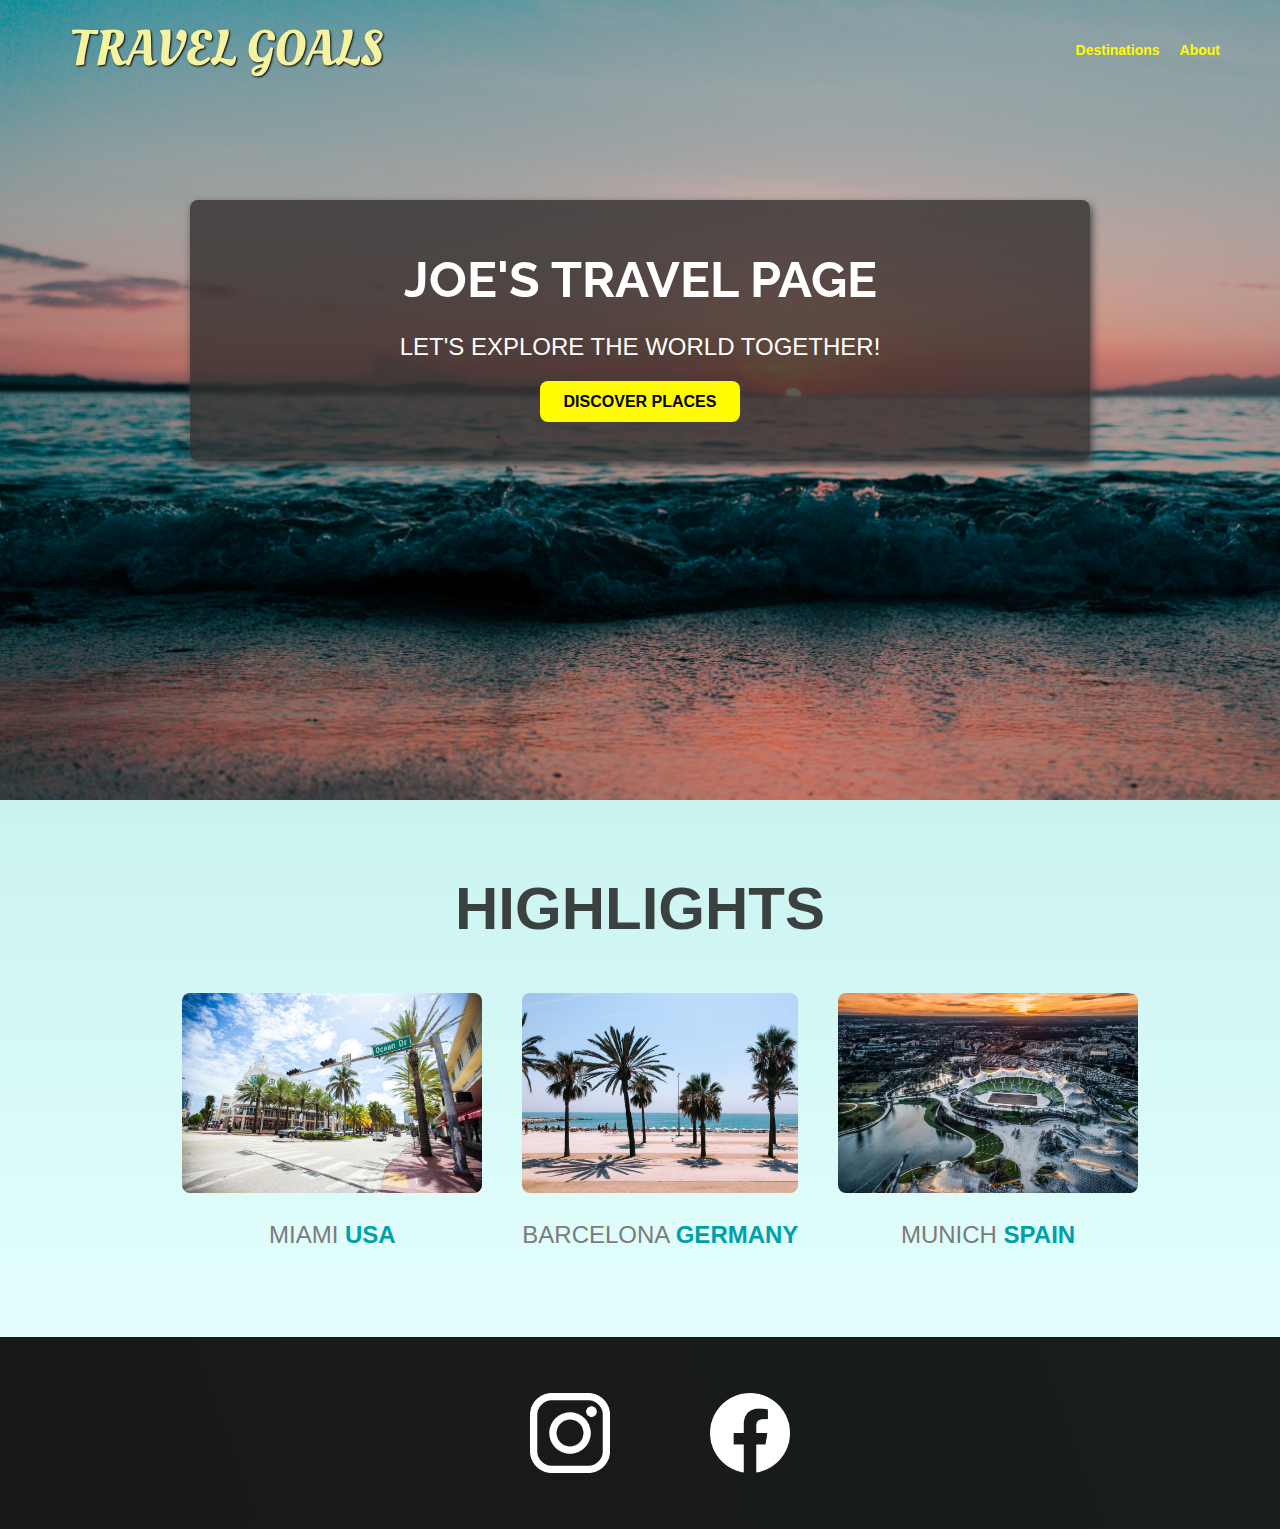
<file: index.html>
<!DOCTYPE html>
<html lang="en">
<head>
    <meta charset="UTF-8">
    <meta http-equiv="X-UA-Compatible" content="IE=edge">
    <meta name="viewport" content="width=device-width, initial-scale=1.0">
    <link rel="shortcut icon" href="assets/img/icons/favicon.ico" type="image/x-icon">
    <link href="https://fonts.googleapis.com/css2?family=Oleo+Script:wght@400;700&family=Oswald:wght@700&family=Plus+Jakarta+Sans:ital,wght@0,200;0,300;0,400;0,500;0,600;0,700;0,800;1,200;1,300;1,400;1,500;1,600;1,700;1,800&family=Poppins:wght@700&family=Raleway:wght@300;700&family=Roboto+Condensed:wght@400;700&display=swap" rel="stylesheet">
    <link rel="stylesheet" href="assets/css/style.css">
    <link rel="stylesheet" href="assets/css/shared.css">
    <title>Travel Goals</title>
</head>
<body>
    <header>
        <div id="main-logo">
            <a href="index.html">Travel Goals</a>
        </div>
        <nav>
            <ul>
                <li>
                    <a href="places.html" target="_blank">Destinations</a>
                </li>
                <li>
                    <a href="#">About</a>
                </li>
            </ul>
        </nav>
    </header>

    <main>
        <section class="hero">
            <div class="hero-content">
                <h1>Joe's Travel Page</h1>
                <p>Let's Explore The World Together!</p>
                <a href="/places.html">Discover Places</a>
            </div>
        </section>
        <section class="highlights">
            <div id="highlights-h2">
                <h2>Highlights</h2>
            </div>
            <div>
                <ul id="destinations">
                    <li class="destination">
                        <img src="assets/img/places/miami.jpg" alt="destination" target="_blank">
                        <p>Miami <strong>USA</strong></p>
                    </li>
                    <li class="destination">
                        <img src="assets/img/places/barcelona.jpg" alt="destination" target="_blank">
                        <p>Barcelona <strong>Germany</strong></p>
                    </li>
                    <li class="destination">
                        <img src="assets/img/places/munich.jpg" alt="destination" target="_blank">
                        <p>Munich <strong>Spain</strong></p>
                    </li>
                </ul>
            </div>
        </section>
    </main>

    <footer>
        <ul>
            <li>
                <a href="https://www.instagram.com/">
                    <img src="assets/img/icons/insta.png" alt="instagram.png" target="_blank">
                </a>
            </li>
            <li>
                <a href="https://www.facebook.com/">
                    <img src="assets/img/icons/facebook.png" alt="facebook.png" target="_blank">
                </a>
            </li>
        </ul>
    </footer>
</body>
</html>
</file>
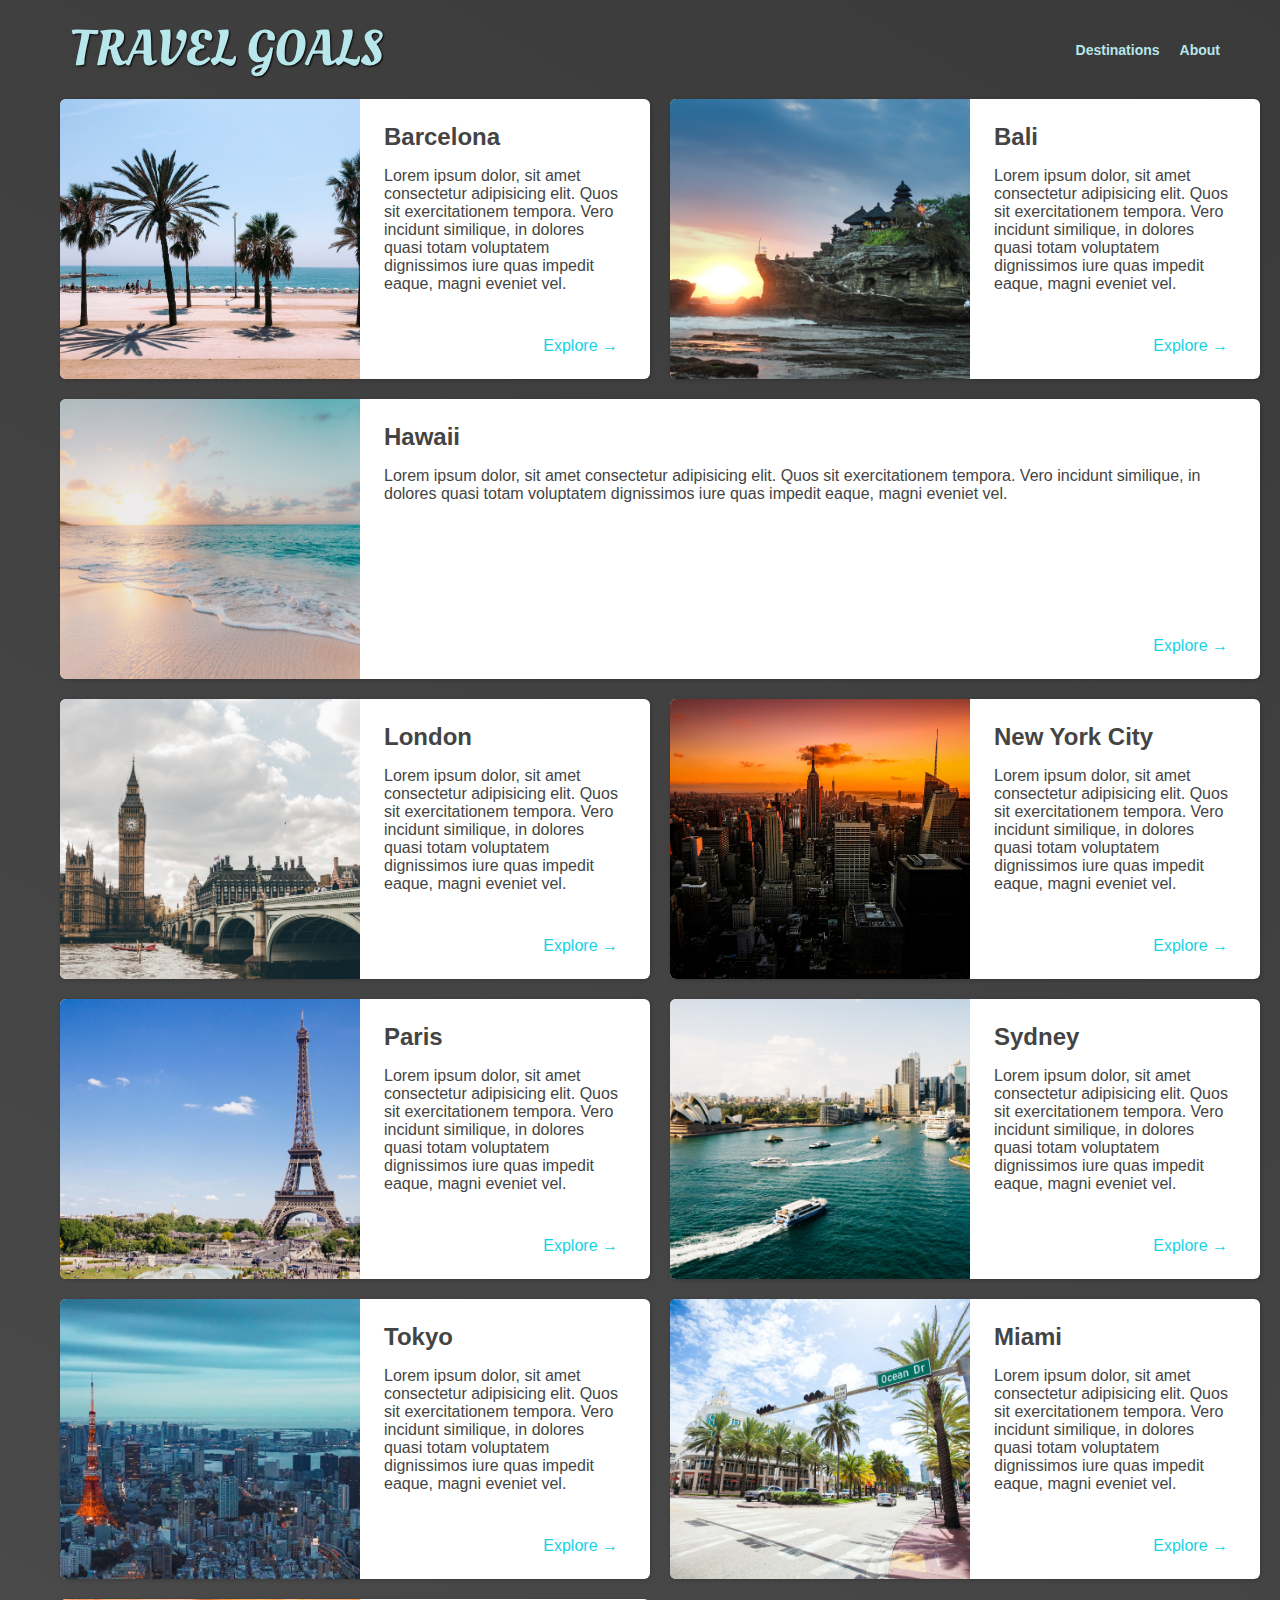
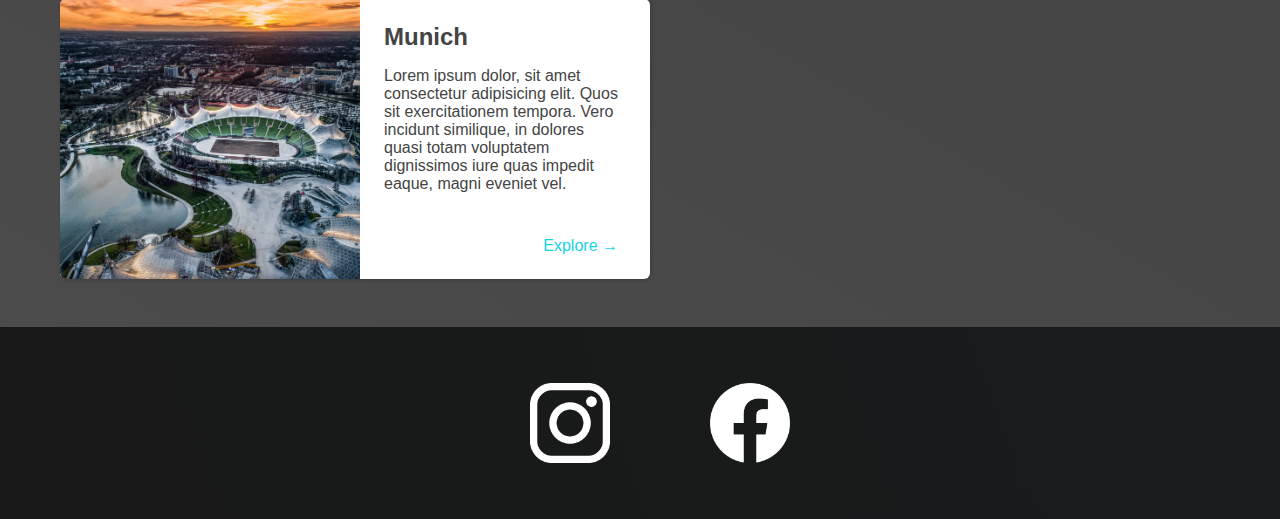
<file: places.html>
<!DOCTYPE html>
<html lang="en">
<head>
    <meta charset="UTF-8">
    <meta http-equiv="X-UA-Compatible" content="IE=edge">
    <meta name="viewport" content="width=device-width, initial-scale=1.0">
    <link rel="shortcut icon" href="assets/img/icons/favicon.ico" type="image/x-icon">
    <link  href="https://fonts.googleapis.com/css2?family=Oleo+Script:wght@400;700&family=Oswald:wght@700&family=Plus+Jakarta+Sans:ital,wght@0,200;0,300;0,400;0,500;0,600;0,700;0,800;1,200;1,300;1,400;1,500;1,600;1,700;1,800&family=Poppins:wght@700&family=Raleway:wght@300;700&family=Roboto+Condensed:wght@400;700&display=swap" rel="stylesheet">
    <link rel="stylesheet" href="assets/css/style.css">
    <link rel="stylesheet" href="assets/css/shared.css">
    <link rel="stylesheet" href="assets/css/places.css">
    <title>Places</title>
</head>
<body>
    <header>
        <div id="main-logo">
            <a href="/index.html">Travel Goals</a>
        </div>
        <nav>
            <ul>
                <li>
                    <a href="/places.html" target="_blank">Destinations</a>
                </li>
                <li>
                    <a href="#">About</a>
                </li>
            </ul>
        </nav>
    </header>

    <main>
        <ul>
            <li>
                <img src="assets/img/places/barcelona.jpg" alt="barcelona.jpg">
                <div class="item-content">
                    <div>
                        <h2>Barcelona</h2>
                        <p>Lorem ipsum dolor, sit amet consectetur adipisicing elit. Quos sit exercitationem tempora.
                            Vero incidunt similique, in dolores quasi totam voluptatem dignissimos iure quas impedit
                            eaque, magni eveniet vel.
                        </p>
                    </div>
                    <div class="actions">
                        <a href="https://en.wikipedia.org/wiki/Barcelona" target="_blank">Explore &#x2192</a>
                    </div>
                </div>
            </li>
            <li>
                <img src="assets/img/places/bali.jpg" alt="bali.jpg">
                <div class="item-content">
                    <div>
                        <h2>Bali</h2>
                        <p>Lorem ipsum dolor, sit amet consectetur adipisicing elit. Quos sit exercitationem tempora.
                            Vero incidunt similique, in dolores quasi totam voluptatem dignissimos iure quas impedit
                            eaque, magni eveniet vel.
                        </p>
                    </div>
                    <div class="actions">
                        <a href="https://en.wikipedia.org/wiki/Bali" target="_blank">Explore &#x2192</a>
                    </div>
                </div>
            </li>
            <li>
                <img src="assets/img/places/hawaii.jpg" alt="hawaii.jpg">
                <div class="item-content">
                    <div>
                        <h2>Hawaii</h2>
                        <p>Lorem ipsum dolor, sit amet consectetur adipisicing elit. Quos sit exercitationem tempora.
                            Vero incidunt similique, in dolores quasi totam voluptatem dignissimos iure quas impedit
                            eaque, magni eveniet vel.
                        </p>
                    </div>
                    <div class="actions">
                        <a href="https://en.wikipedia.org/wiki/Hawaii" target="_blank">Explore &#x2192</a>
                    </div>
                </div>
            </li>
            <li>
                <img src="assets/img/places/london.jpg" alt=";ondon.jpg">
                <div class="item-content">
                    <div>
                        <h2>London</h2>
                        <p>Lorem ipsum dolor, sit amet consectetur adipisicing elit. Quos sit exercitationem tempora.
                            Vero incidunt similique, in dolores quasi totam voluptatem dignissimos iure quas impedit
                            eaque, magni eveniet vel.
                        </p>
                    </div>
                    <div class="actions">
                        <a href="https://en.wikipedia.org/wiki/London" target="_blank">Explore &#x2192</a>
                    </div>
                </div>
            </li>
            <li>
                <img src="assets/img/places/new-york-city.jpg" alt="new-york-city.jpg">
                <div class="item-content">
                    <div>
                        <h2>New York City</h2>
                        <p>Lorem ipsum dolor, sit amet consectetur adipisicing elit. Quos sit exercitationem tempora.
                            Vero incidunt similique, in dolores quasi totam voluptatem dignissimos iure quas impedit
                            eaque, magni eveniet vel.
                        </p>
                    </div>
                    <div class="actions">
                        <a href="https://en.wikipedia.org/wiki/new-york-city" target="_blank">Explore &#x2192</a>
                    </div>
                </div>
            </li>
            <li>
                <img src="assets/img/places/paris.jpg" alt="Paris.jpg">
                <div class="item-content">
                    <div>
                        <h2>Paris</h2>
                        <p>Lorem ipsum dolor, sit amet consectetur adipisicing elit. Quos sit exercitationem tempora.
                            Vero incidunt similique, in dolores quasi totam voluptatem dignissimos iure quas impedit
                            eaque, magni eveniet vel.
                        </p>
                    </div>
                    <div class="actions">
                        <a href="https://en.wikipedia.org/wiki/Paris" target="_blank">Explore &#x2192</a>
                    </div>
                </div>
            </li>
            <li>
                <img src="assets/img/places/sydney.jpg" alt="Sydney.jpg">
                <div class="item-content">
                    <div>
                        <h2>Sydney</h2>
                        <p>Lorem ipsum dolor, sit amet consectetur adipisicing elit. Quos sit exercitationem tempora.
                            Vero incidunt similique, in dolores quasi totam voluptatem dignissimos iure quas impedit
                            eaque, magni eveniet vel.
                        </p>
                    </div>
                    <div class="actions">
                        <a href="https://en.wikipedia.org/wiki/Sydney" target="_blank">Explore &#x2192</a>
                    </div>
                </div>
            </li>
            <li>
                <img src="assets/img/places/tokyo.jpg" alt="Tokyo.jpg">
                <div class="item-content">
                    <div>
                        <h2>Tokyo</h2>
                        <p>Lorem ipsum dolor, sit amet consectetur adipisicing elit. Quos sit exercitationem tempora.
                            Vero incidunt similique, in dolores quasi totam voluptatem dignissimos iure quas impedit
                            eaque, magni eveniet vel.
                        </p>
                    </div>
                    <div class="actions">
                        <a href="https://en.wikipedia.org/wiki/Tokyo" target="_blank">Explore &#x2192</a>
                    </div>
                </div>
            </li>
            <li>
                <img src="assets/img/places/miami.jpg" alt="Miami.jpg">
                <div class="item-content">
                    <div>
                        <h2>Miami</h2>
                        <p>Lorem ipsum dolor, sit amet consectetur adipisicing elit. Quos sit exercitationem tempora.
                            Vero incidunt similique, in dolores quasi totam voluptatem dignissimos iure quas impedit
                            eaque, magni eveniet vel.
                        </p>
                    </div>
                    <div class="actions">
                        <a href="https://en.wikipedia.org/wiki/Miami" target="_blank">Explore &#x2192</a>
                    </div>
                </div>
            </li>
            <li>
                <img src="assets/img/places/munich.jpg" alt="Munich.jpg">
                <div class="item-content">
                    <div>
                        <h2>Munich</h2>
                        <p>Lorem ipsum dolor, sit amet consectetur adipisicing elit. Quos sit exercitationem tempora.
                            Vero incidunt similique, in dolores quasi totam voluptatem dignissimos iure quas impedit
                            eaque, magni eveniet vel.
                        </p>
                    </div>
                    <div class="actions">
                        <a href="https://en.wikipedia.org/wiki/Munich" target="_blank">Explore &#x2192</a>
                    </div>
                </div>
            </li>
        </ul>
    </main>

    <footer>
        <ul>
            <li>
                <a href="https://www.instagram.com/">
                    <img src="assets/img/icons/insta.png" alt="instagram.png" target="_blank">
                </a>
            </li>
            <li>
                <a href="https://www.facebook.com/">
                    <img src="assets/img/icons/facebook.png" alt="facebook.png" target="_blank">
                </a>
            </li>
        </ul>
    </footer>
</body>
</html>
</file>
<file: assets/css/style.css>
@import url("https://fonts.googleapis.com/css2?family=Raleway:wght@300;700&display=swap");
.hero {
  height: 800px;
  background-image: url("../img/places/bg-img.jpg");
  background-position: center;
  background-size: cover;
}
.hero-content {
  color: #fff;
  width: 900px;
  text-align: center;
  padding: 50px 0;
  margin: 0 auto;
  position: relative;
  top: 200px;
  text-transform: uppercase;
  background-color: rgba(51, 47, 47, 0.8);
  box-shadow: 2px 4px 8px rgb(68, 67, 67);
  border-radius: 8px;
  -webkit-border-radius: 8px;
  -moz-border-radius: 8px;
  -ms-border-radius: 8px;
  -o-border-radius: 8px;
}
.hero-content > h1 {
  font-size: 50px;
  font-family: "Raleway", sans-serif;
  margin: 0;
}
.hero-content > p {
  font-size: 24px;
  font-weight: 300;
  margin-bottom: 32px;
}
.hero-content > a {
  text-decoration: none;
  color: #000;
  font-weight: 700;
  box-shadow: 2px 4px 8px rgb(68, 67, 67);
  padding: 12px 24px;
  background-color: rgb(255, 251, 0);
  border-radius: 8px;
  -webkit-border-radius: 8px;
  -moz-border-radius: 8px;
  -ms-border-radius: 8px;
  -o-border-radius: 8px;
}
.hero-content > a:hover {
  color: #483f3f;
}
.highlights {
  padding: 24px;
  text-align: center;
  background: linear-gradient(0deg, rgb(227, 255, 253), rgb(202, 243, 240));
}
#highlights-h2 {
  color: rgb(59, 65, 64);
  font-size: 40px;
  text-transform: uppercase;
  margin: 24px 0;
}
#destinations {
  display: flex;
  width: 90%;
  margin: auto;
  margin-bottom: 40px;
  justify-content: center;
}
.destination {
  margin: 0 20px;
  list-style: none;
  text-transform: uppercase;
}
.destination img {
  width: 100%;
  height: 200px;
  object-fit: cover;
  border-radius: 8px;
  -webkit-border-radius: 8px;
  -moz-border-radius: 8px;
  -ms-border-radius: 8px;
  -o-border-radius: 8px;
}
.destination img:hover {
  transition: 0.45s;
  box-shadow: 2px 4px 8px rgb(68, 67, 67);
  -webkit-transition: 0.45s;
  -moz-transition: 0.45s;
  -ms-transition: 0.45s;
  -o-transition: 0.45s;
}
.destination > p {
  font-size: 24px;
  color: rgb(124, 123, 123);
}
.destination > p > strong {
  color: rgb(0, 160, 170);
}
</file>
<file: assets/css/shared.css>
body {
  font-family: "Quicksand", sans-serif;
  margin: 0;
}

header {
  display: flex;
  align-items: center;
  justify-content: space-between;
  padding: 15px 60px;
  position: absolute;
  width: 100%;
  box-sizing: border-box;
  top: 0;
  left: 0;
}
#main-logo > a {
  color: rgb(245, 243, 160);
  padding: 10px;
  font-family: "Oleo Script", sans-serif;
  font-size: 50px;
  text-decoration: none;
  text-transform: uppercase;
  text-shadow: 1px 1px 2px rgb(0, 0, 0);
}
header > nav > ul {
  list-style: none;
  margin: 0;
  padding: 0;
  display: flex;
  flex-direction: row;
  justify-content: space-between;
}
header > nav > ul > li {
  margin-left: 20px;
}
header > nav > ul > li > a {
  font-size: 14px;
  text-decoration: none;
  color: rgb(255, 251, 0);
  font-weight: bold;
}
header > nav > ul > li > a:hover {
  color: #000;
  background-color: rgb(255, 251, 0);
  padding: 12px 24px;
  transition: 0.5s;
  -webkit-transition: 0.5s;
  -moz-transition: 0.5s;
  -ms-transition: 0.5s;
  -o-transition: 0.5s;
  border-radius: 5px;
  -webkit-border-radius: 8px;
  -moz-border-radius: 5px;
  -ms-border-radius: 5px;
  -o-border-radius: 5px;
  box-shadow: 2px 4px 8px rgb(68, 67, 67);
}

footer {
  background: linear-gradient(70deg, rgb(24, 24, 24), rgb(25, 29, 29));
  padding: 40px;
}
footer > ul {
  list-style: none;
  display: flex;
  justify-content: center;
}
footer > ul > li {
  width: 80px;
  height: 80px;
  margin: 0 50px;
}
footer > ul > li > a > img {
  width: 100%;
  height: 100%;
}
</file>
<file: assets/css/places.css>
body {
  background: linear-gradient(30deg, rgb(77, 77, 77), rgb(58, 58, 58));
  color: rgba(68, 68, 68);
}
header {
  position: static;
}
#main-logo > a,
header > nav > ul > li > a {
  color: rgb(183, 230, 235);
}
header > nav > ul > li > a:hover {
  color: rgb(59, 59, 59);
  background-color: rgb(183, 230, 235);
}

main ul {
  width: 1200px;
  margin: 0 auto 48px auto;
  display: grid;
  grid-template-columns: 1fr 1fr;
  gap: 20px 20px;
}
main li {
  display: flex;
  overflow: hidden;
  background-color: #fff;
  box-shadow: 1px 1px 4px rgba(0, 0, 0, 0.2);
  border-radius: 6px;
  -webkit-border-radius: 6px;
  -moz-border-radius: 6px;
  -ms-border-radius: 6px;
  -o-border-radius: 6px;
}
main li img {
  width: 300px;
  height: 280px;
  object-fit: cover;
  /* border-top-left-radius: 6px;
    border-bottom-left-radius: 6px; */
}
main li:nth-of-type(3) {
  grid-column: 1 / span 2;
}
.item-content {
  padding: 24px;
  display: flex;
  flex-direction: column;
  justify-content: space-between;
}
.item-content h2 {
  margin: 0;
}
.actions {
  text-align: right;
}
.actions a {
  color: rgb(22, 211, 228);
  text-decoration: none;
  padding: 8px;
  border-radius: 5px;
  -webkit-border-radius: 5px;
  -moz-border-radius: 5px;
  -ms-border-radius: 5px;
  -o-border-radius: 5px;
}
.actions a:hover {
  background-color: rgb(235, 253, 255);
  padding: 8px 10px;
  transition: 0.5s;
  -webkit-transition: 0.5s;
  -moz-transition: 0.5s;
  -ms-transition: 0.5s;
  font-weight: bold;
}
</file>
